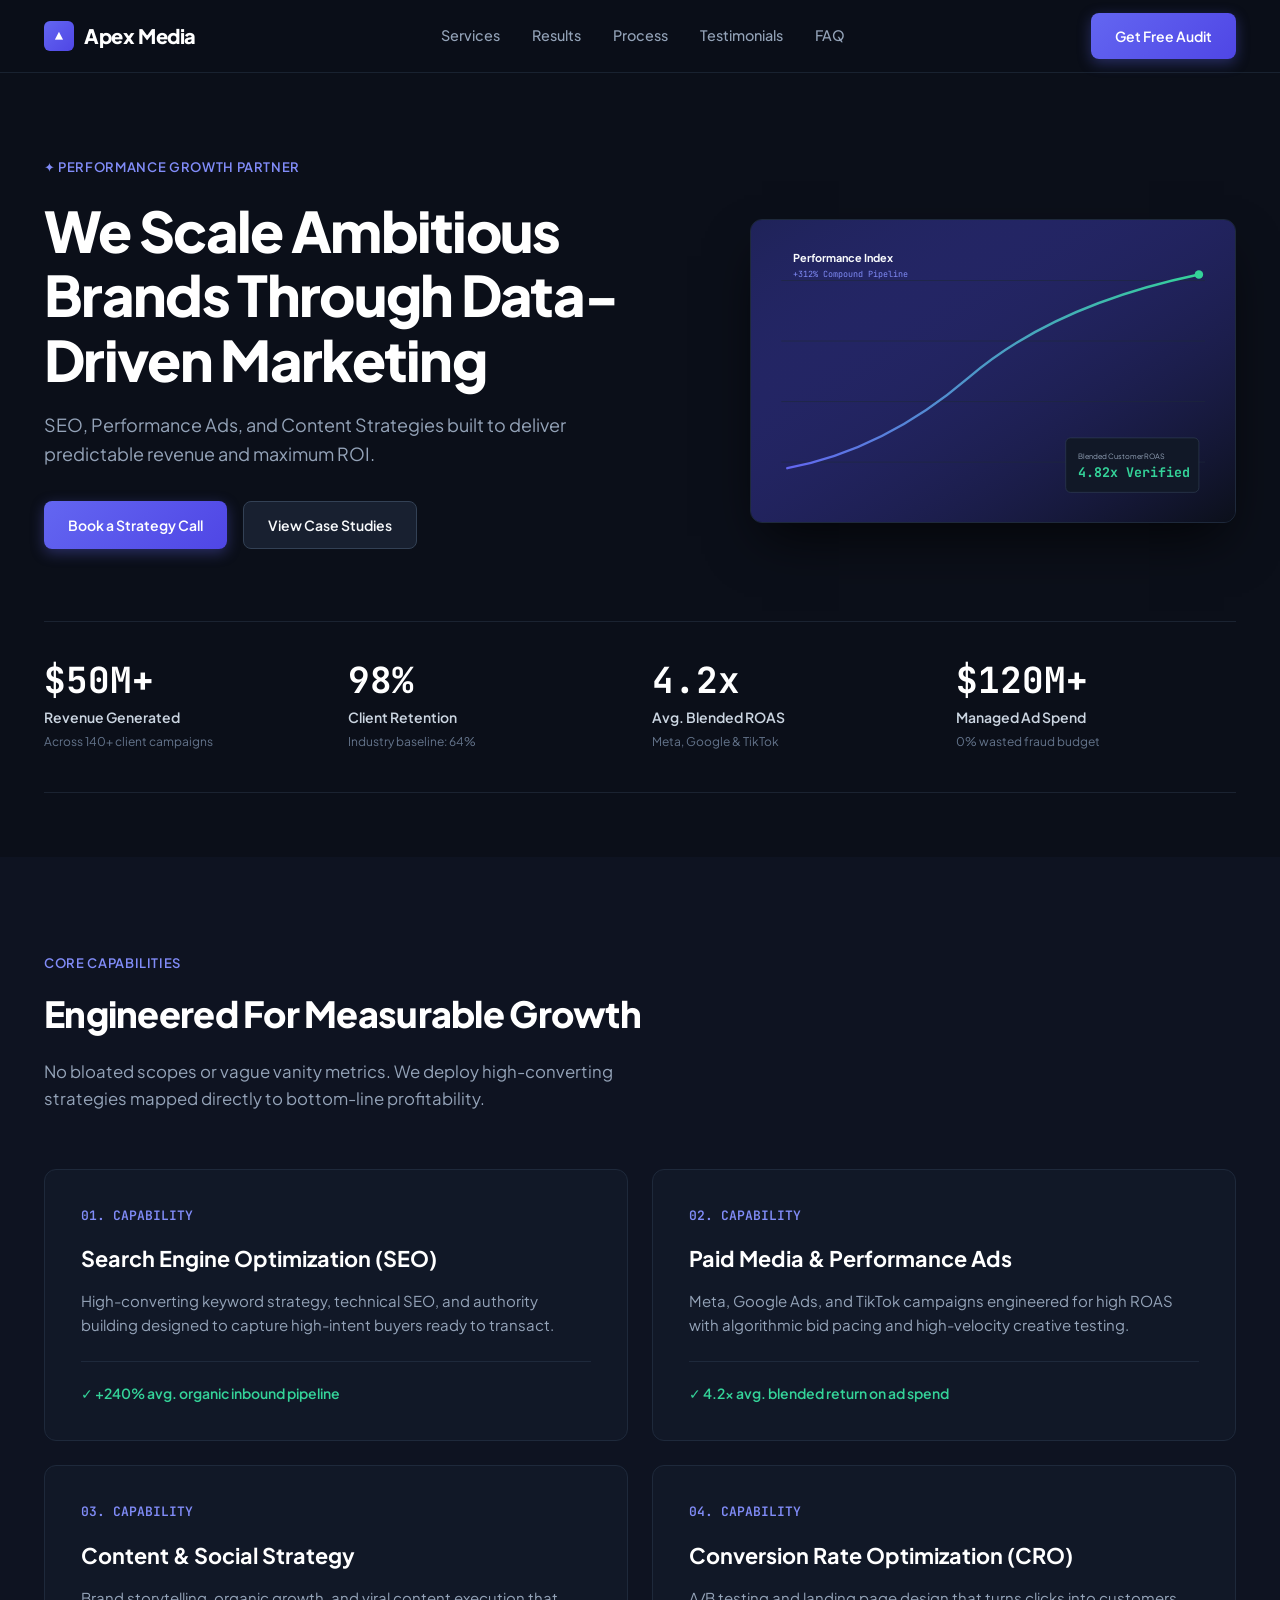
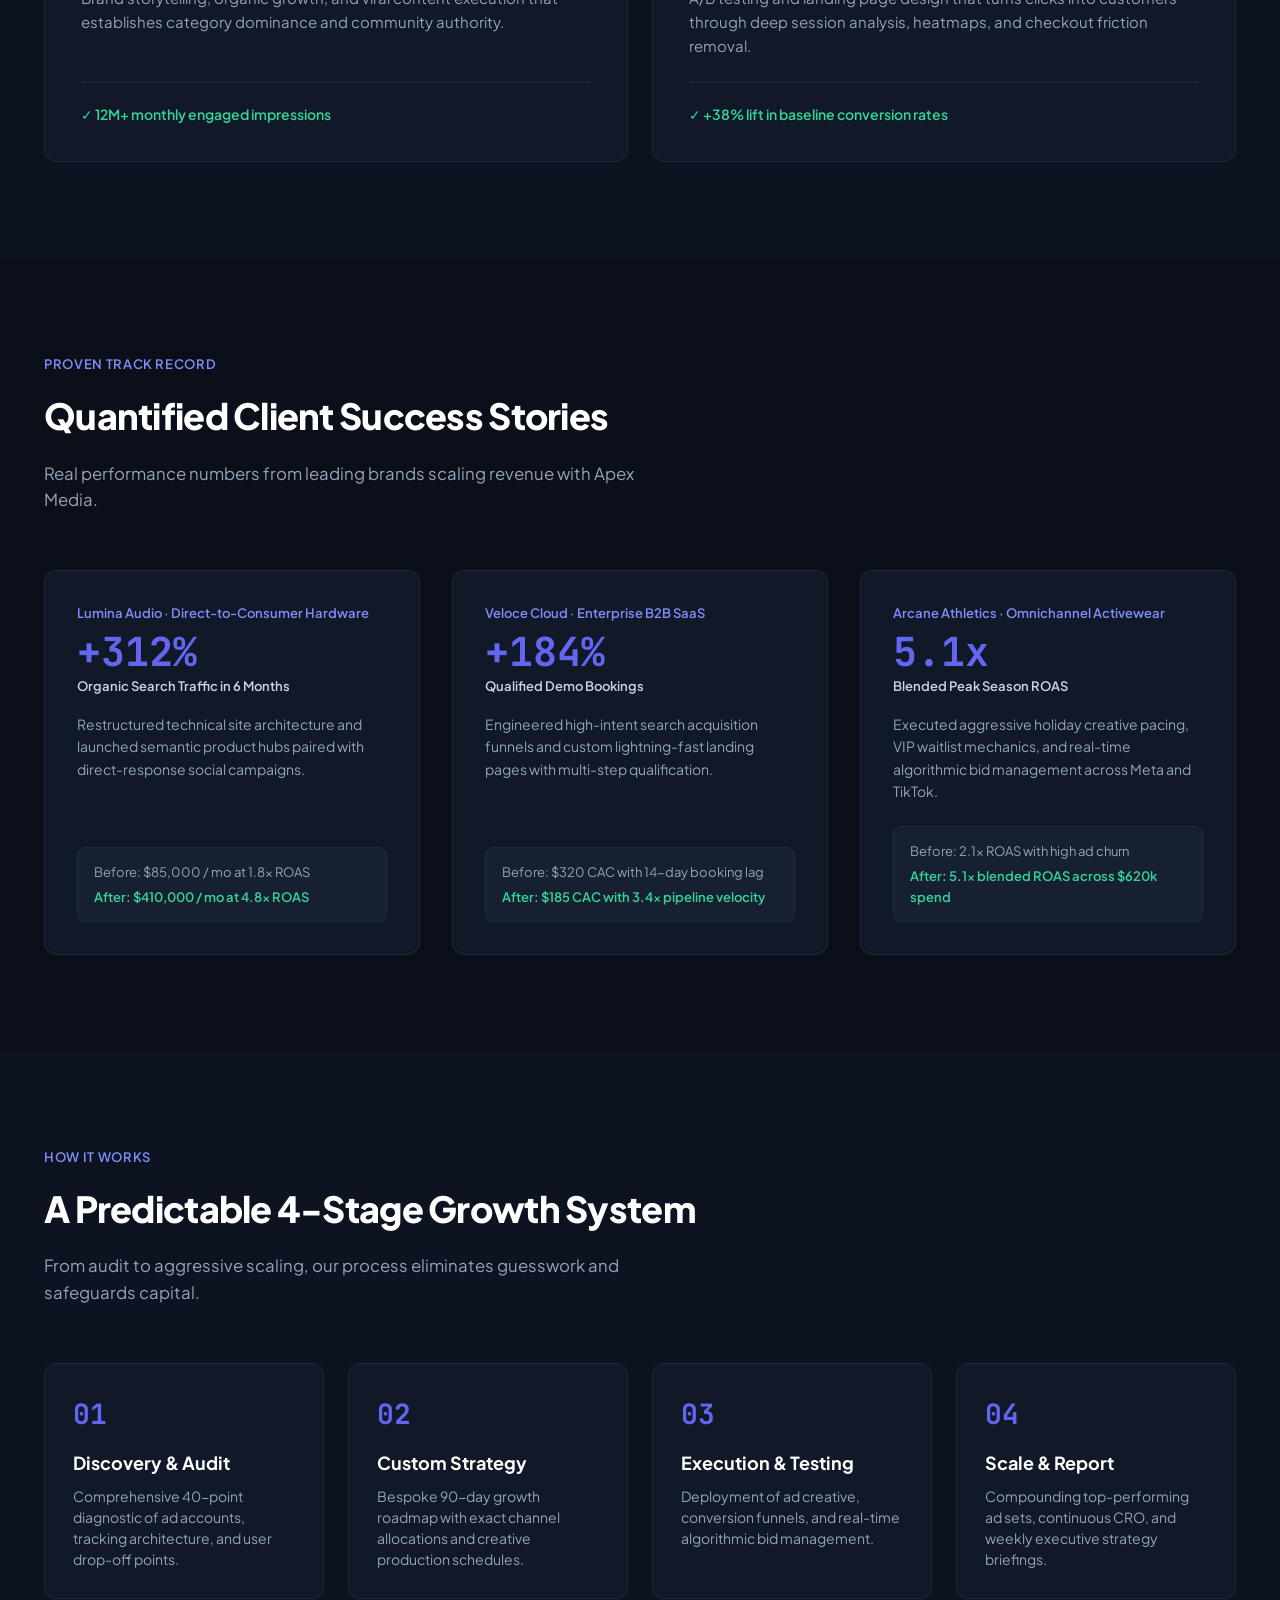
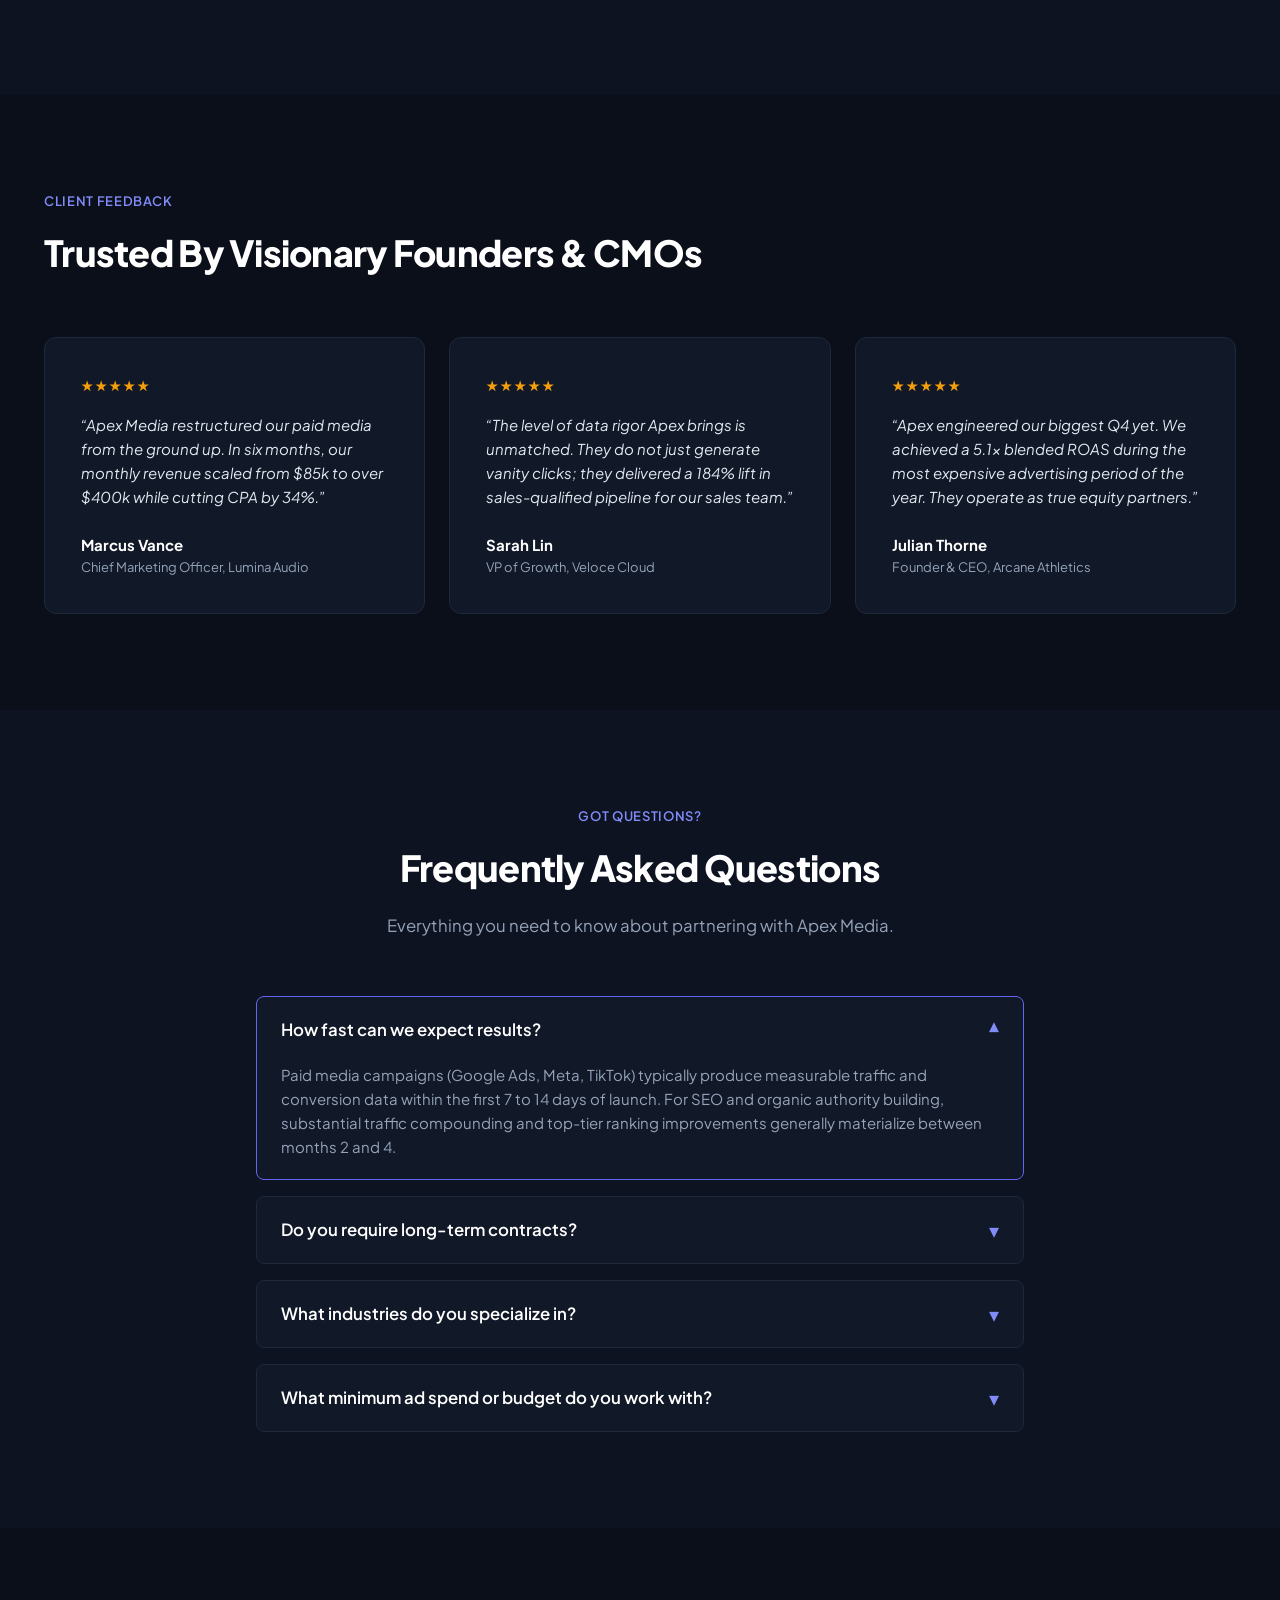
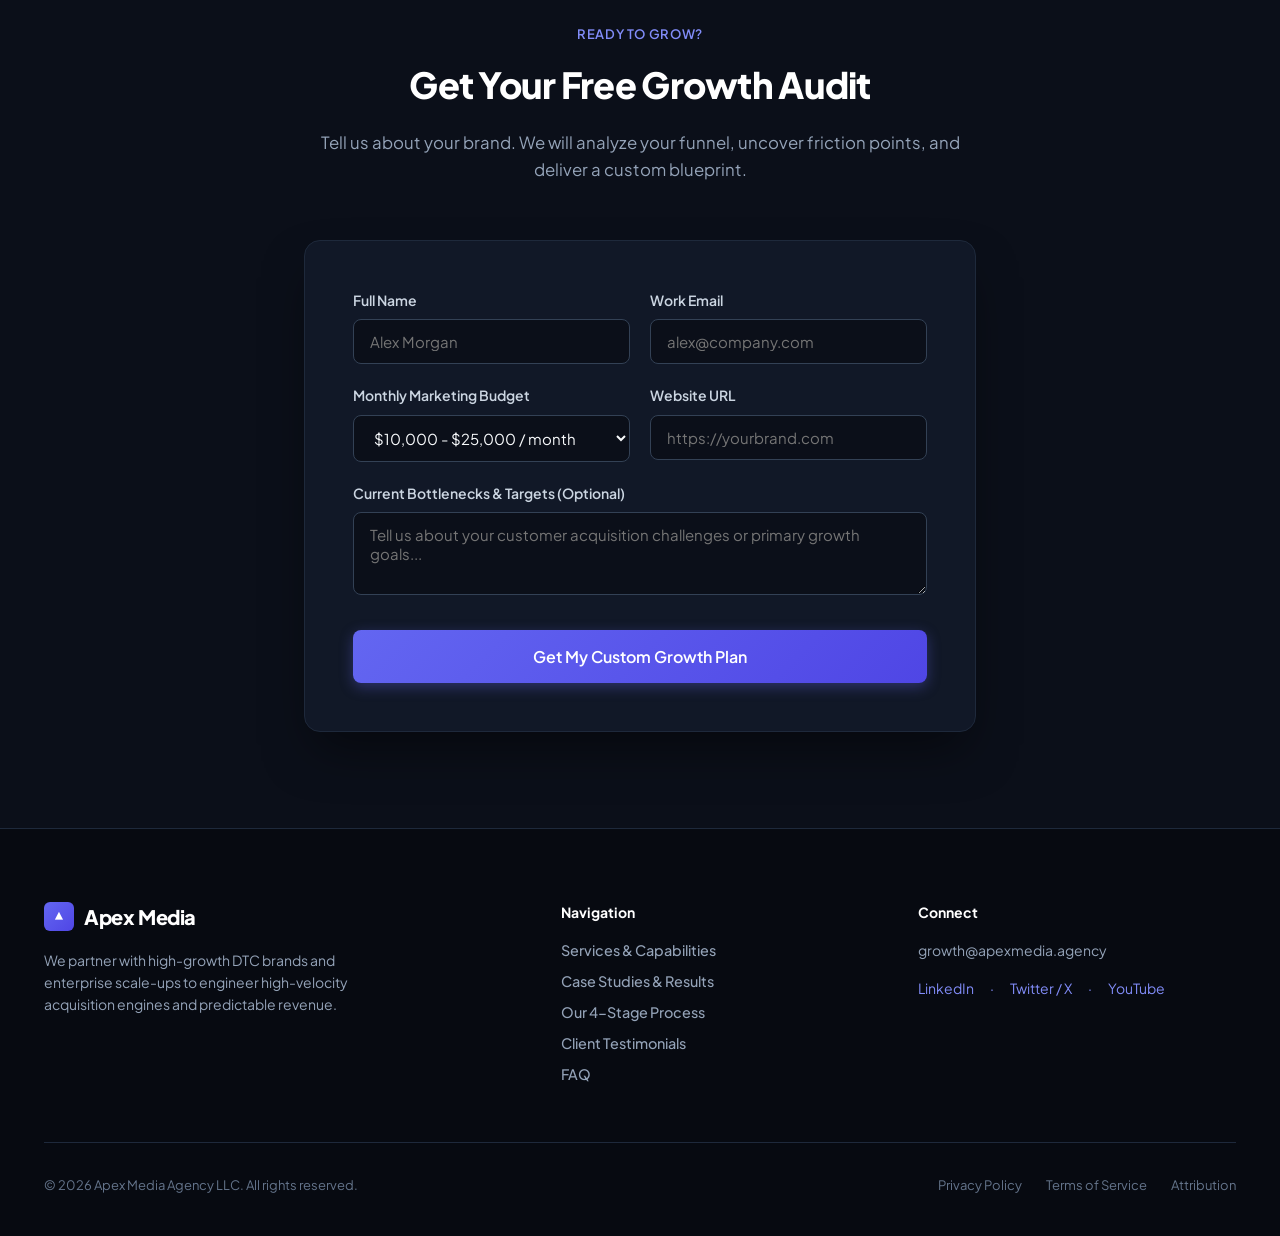
<file: public/apex-media.html>
<!DOCTYPE html>
<html lang="en">
<head>
  <meta charset="UTF-8">
  <meta name="viewport" content="width=device-width, initial-scale=1.0">
  <title>Apex Media | Scale Ambitious Brands Through Data-Driven Marketing</title>
  <meta name="description" content="Apex Media is a premier digital marketing agency scaling ambitious brands through SEO, Paid Media, Content Strategy, and CRO.">
  <link rel="preconnect" href="https://fonts.googleapis.com">
  <link rel="preconnect" href="https://fonts.gstatic.com" crossorigin>
  <link href="https://fonts.googleapis.com/css2?family=Plus+Jakarta+Sans:wght@400;500;600;700;800&family=JetBrains+Mono:wght@500;600&display=swap" rel="stylesheet">
  <style>
    /* ----------------------------------------------------
       CSS RESET & BASE CONFIGURATION
    ---------------------------------------------------- */
    *, *::before, *::after {
      box-sizing: border-box;
      margin: 0;
      padding: 0;
    }
    html {
      scroll-behavior: smooth;
      font-family: 'Plus Jakarta Sans', system-ui, -apple-system, BlinkMacSystemFont, 'Segoe UI', Roboto, sans-serif;
      background-color: #0B0F19;
      color: #F8FAFC;
    }
    body {
      line-height: 1.6;
      overflow-x: hidden;
      -webkit-font-smoothing: antialiased;
    }
    a {
      color: inherit;
      text-decoration: none;
    }
    button, input, select, textarea {
      font-family: inherit;
    }
    .container {
      width: 100%;
      max-width: 1240px;
      margin: 0 auto;
      padding: 0 1.5rem;
    }
    
    /* ----------------------------------------------------
       BUTTONS & INTERACTIVE ELEMENTS
    ---------------------------------------------------- */
    .btn-primary {
      display: inline-flex;
      align-items: center;
      justify-content: center;
      gap: 0.5rem;
      background: linear-gradient(135deg, #6366F1, #4F46E5);
      color: #FFFFFF;
      font-weight: 600;
      font-size: 0.875rem;
      padding: 0.75rem 1.5rem;
      border-radius: 0.5rem;
      border: none;
      cursor: pointer;
      transition: all 0.2s ease;
      box-shadow: 0 4px 14px 0 rgba(99, 102, 241, 0.35);
      white-space: nowrap;
    }
    .btn-primary:hover {
      transform: translateY(-1px);
      box-shadow: 0 6px 20px 0 rgba(99, 102, 241, 0.45);
      filter: brightness(1.08);
    }
    .btn-secondary {
      display: inline-flex;
      align-items: center;
      justify-content: center;
      gap: 0.5rem;
      background: rgba(30, 41, 59, 0.7);
      color: #F8FAFC;
      font-weight: 600;
      font-size: 0.875rem;
      padding: 0.75rem 1.5rem;
      border-radius: 0.5rem;
      border: 1px solid #334155;
      cursor: pointer;
      transition: all 0.2s ease;
      white-space: nowrap;
    }
    .btn-secondary:hover {
      background: #1E293B;
      border-color: #475569;
    }

    /* ----------------------------------------------------
       HEADER & NAVIGATION (3-ZONE CONTRACT)
    ---------------------------------------------------- */
    .site-header {
      position: sticky;
      top: 0;
      z-index: 50;
      background: rgba(11, 15, 25, 0.9);
      backdrop-filter: blur(12px);
      border-bottom: 1px solid rgba(51, 65, 85, 0.4);
    }
    .nav-wrapper {
      display: flex;
      align-items: center;
      justify-content: space-between;
      height: 4.5rem;
      gap: 2rem;
    }
    .brand-wordmark {
      display: flex;
      align-items: center;
      gap: 0.65rem;
      font-weight: 800;
      font-size: 1.25rem;
      letter-spacing: -0.02em;
      color: #FFFFFF;
      white-space: nowrap;
      flex-shrink: 0;
    }
    .brand-icon {
      width: 1.85rem;
      height: 1.85rem;
      background: linear-gradient(135deg, #6366F1, #4F46E5);
      border-radius: 0.375rem;
      display: flex;
      align-items: center;
      justify-content: center;
      color: white;
      font-size: 0.875rem;
      font-family: monospace;
    }
    .desktop-nav {
      display: none;
      align-items: center;
      gap: 2rem;
    }
    @media (min-width: 860px) {
      .desktop-nav {
        display: flex;
      }
    }
    .nav-link {
      font-size: 0.9rem;
      font-weight: 500;
      color: #94A3B8;
      transition: color 0.15s ease;
      white-space: nowrap;
      flex-shrink: 0;
    }
    .nav-link:hover {
      color: #FFFFFF;
    }
    .mobile-menu-btn {
      display: flex;
      align-items: center;
      justify-content: center;
      background: transparent;
      border: 1px solid #334155;
      border-radius: 0.375rem;
      padding: 0.5rem;
      color: #F8FAFC;
      cursor: pointer;
    }
    @media (min-width: 860px) {
      .mobile-menu-btn {
        display: none;
      }
    }
    .mobile-drawer {
      display: none;
      flex-direction: column;
      background: #0E1422;
      border-bottom: 1px solid #1E293B;
      padding: 1.5rem;
      gap: 1rem;
    }
    .mobile-drawer.open {
      display: flex;
    }

    /* ----------------------------------------------------
       HERO SECTION
    ---------------------------------------------------- */
    .hero-section {
      padding: 5rem 0 4rem;
      position: relative;
    }
    .hero-grid {
      display: grid;
      grid-template-columns: 1fr;
      gap: 3rem;
      align-items: center;
    }
    @media (min-width: 960px) {
      .hero-grid {
        grid-template-columns: 1.15fr 0.85fr;
      }
    }
    .hero-badge {
      display: inline-flex;
      align-items: center;
      gap: 0.5rem;
      font-size: 0.8125rem;
      font-weight: 600;
      color: #818CF8;
      margin-bottom: 1.25rem;
      letter-spacing: 0.05em;
      text-transform: uppercase;
    }
    .hero-title {
      font-size: 2.25rem;
      font-weight: 800;
      line-height: 1.15;
      letter-spacing: -0.03em;
      color: #FFFFFF;
      margin-bottom: 1.25rem;
      text-wrap: balance;
    }
    @media (min-width: 768px) {
      .hero-title {
        font-size: 3.5rem;
      }
    }
    .hero-desc {
      font-size: 1.125rem;
      color: #94A3B8;
      margin-bottom: 2rem;
      max-width: 36rem;
      line-height: 1.6;
    }
    .hero-actions {
      display: flex;
      flex-wrap: wrap;
      gap: 1rem;
      margin-bottom: 2.5rem;
    }
    .hero-img-wrap {
      border-radius: 0.75rem;
      overflow: hidden;
      border: 1px solid #1E293B;
      position: relative;
      box-shadow: 0 25px 50px -12px rgba(0,0,0,0.7);
      background: #111827;
    }
    .hero-img-wrap img {
      width: 100%;
      height: auto;
      display: block;
      object-fit: cover;
      aspect-ratio: 16/10;
    }

    /* ----------------------------------------------------
       METRIC BAR (TABULAR STATS)
    ---------------------------------------------------- */
    .stats-strip {
      display: grid;
      grid-template-columns: repeat(2, 1fr);
      gap: 1.5rem;
      padding: 2.5rem 0;
      border-top: 1px solid rgba(51, 65, 85, 0.4);
      border-bottom: 1px solid rgba(51, 65, 85, 0.4);
      margin-top: 2rem;
    }
    @media (min-width: 768px) {
      .stats-strip {
        grid-template-columns: repeat(4, 1fr);
      }
    }
    .stat-number {
      font-family: 'JetBrains Mono', monospace;
      font-size: 2.25rem;
      font-weight: 700;
      color: #FFFFFF;
      font-variant-numeric: tabular-nums;
      line-height: 1;
    }
    .stat-label {
      font-size: 0.875rem;
      font-weight: 600;
      color: #CBD5E1;
      margin-top: 0.5rem;
    }
    .stat-sub {
      font-size: 0.75rem;
      color: #64748B;
      margin-top: 0.25rem;
    }

    /* ----------------------------------------------------
       SECTION HEADINGS
    ---------------------------------------------------- */
    .section-wrap {
      padding: 6rem 0;
    }
    .section-header {
      margin-bottom: 3.5rem;
    }
    .section-kicker {
      font-size: 0.8125rem;
      font-weight: 600;
      text-transform: uppercase;
      letter-spacing: 0.05em;
      color: #818CF8;
      margin-bottom: 0.75rem;
    }
    .section-title {
      font-size: 2.25rem;
      font-weight: 800;
      letter-spacing: -0.02em;
      color: #FFFFFF;
      margin-bottom: 1rem;
      text-wrap: balance;
    }
    .section-subtitle {
      font-size: 1.05rem;
      color: #94A3B8;
      max-width: 40rem;
      line-height: 1.6;
    }

    /* ----------------------------------------------------
       SERVICES CARDS
    ---------------------------------------------------- */
    .card-grid {
      display: grid;
      grid-template-columns: 1fr;
      gap: 1.5rem;
    }
    @media (min-width: 768px) {
      .card-grid {
        grid-template-columns: repeat(2, 1fr);
      }
    }
    .agency-card {
      background: #111827;
      border: 1px solid #1E293B;
      border-radius: 0.75rem;
      padding: 2.25rem;
      transition: transform 0.2s ease, border-color 0.2s ease;
      display: flex;
      flex-direction: column;
      justify-content: space-between;
    }
    .agency-card:hover {
      transform: translateY(-3px);
      border-color: #4F46E5;
    }
    .card-num {
      font-family: 'JetBrains Mono', monospace;
      font-size: 0.8125rem;
      font-weight: 600;
      color: #818CF8;
      margin-bottom: 1rem;
    }
    .card-title {
      font-size: 1.35rem;
      font-weight: 700;
      color: #FFFFFF;
      margin-bottom: 0.75rem;
    }
    .card-desc {
      font-size: 0.9375rem;
      color: #94A3B8;
      margin-bottom: 1.5rem;
      line-height: 1.6;
    }
    .card-outcome {
      font-size: 0.875rem;
      font-weight: 600;
      color: #34D399;
      display: flex;
      align-items: center;
      gap: 0.5rem;
      padding-top: 1.25rem;
      border-top: 1px solid #1E293B;
    }

    /* ----------------------------------------------------
       RESULTS / CASE STUDIES
    ---------------------------------------------------- */
    .case-grid {
      display: grid;
      grid-template-columns: 1fr;
      gap: 2rem;
    }
    @media (min-width: 900px) {
      .case-grid {
        grid-template-columns: repeat(3, 1fr);
      }
    }
    .case-card {
      background: #111827;
      border: 1px solid #1E293B;
      border-radius: 0.75rem;
      overflow: hidden;
      display: flex;
      flex-direction: column;
      transition: border-color 0.2s ease;
    }
    .case-card:hover {
      border-color: #334155;
    }
    .case-card-body {
      padding: 2rem;
      flex-grow: 1;
      display: flex;
      flex-direction: column;
    }
    .case-metric {
      font-family: 'JetBrains Mono', monospace;
      font-size: 2.5rem;
      font-weight: 700;
      color: #6366F1;
      line-height: 1;
      margin: 0.5rem 0 0.25rem;
    }
    .case-metric-label {
      font-size: 0.8125rem;
      font-weight: 600;
      color: #CBD5E1;
      margin-bottom: 1rem;
    }
    .case-meta {
      font-size: 0.8125rem;
      color: #818CF8;
      font-weight: 600;
    }
    .case-diff {
      background: rgba(30, 41, 59, 0.5);
      border-radius: 0.5rem;
      padding: 0.85rem 1rem;
      font-size: 0.8125rem;
      margin-top: auto;
      border: 1px solid #1E293B;
    }
    .case-diff span {
      display: block;
    }
    .case-diff-before {
      color: #94A3B8;
    }
    .case-diff-after {
      color: #34D399;
      font-weight: 600;
      margin-top: 0.25rem;
    }

    /* ----------------------------------------------------
       PROCESS TIMELINE
    ---------------------------------------------------- */
    .process-grid {
      display: grid;
      grid-template-columns: 1fr;
      gap: 1.5rem;
    }
    @media (min-width: 768px) {
      .process-grid {
        grid-template-columns: repeat(4, 1fr);
      }
    }
    .process-card {
      background: #111827;
      border: 1px solid #1E293B;
      border-radius: 0.75rem;
      padding: 1.75rem;
      position: relative;
    }
    .process-step {
      font-family: 'JetBrains Mono', monospace;
      font-size: 1.75rem;
      font-weight: 700;
      color: #6366F1;
      margin-bottom: 0.75rem;
    }
    .process-title {
      font-size: 1.125rem;
      font-weight: 700;
      color: #FFFFFF;
      margin-bottom: 0.5rem;
    }
    .process-desc {
      font-size: 0.875rem;
      color: #94A3B8;
      line-height: 1.5;
    }

    /* ----------------------------------------------------
       TESTIMONIALS
    ---------------------------------------------------- */
    .test-grid {
      display: grid;
      grid-template-columns: 1fr;
      gap: 1.5rem;
    }
    @media (min-width: 768px) {
      .test-grid {
        grid-template-columns: repeat(3, 1fr);
      }
    }
    .test-card {
      background: #111827;
      border: 1px solid #1E293B;
      border-radius: 0.75rem;
      padding: 2.25rem;
      display: flex;
      flex-direction: column;
      justify-content: space-between;
    }
    .test-stars {
      color: #F59E0B;
      margin-bottom: 1rem;
      font-size: 0.875rem;
      letter-spacing: 2px;
    }
    .test-quote {
      font-size: 0.9375rem;
      color: #E2E8F0;
      font-style: italic;
      margin-bottom: 1.5rem;
      line-height: 1.6;
    }
    .test-author {
      display: flex;
      flex-direction: column;
    }
    .test-name {
      font-weight: 700;
      color: #FFFFFF;
      font-size: 0.9375rem;
    }
    .test-role {
      font-size: 0.8125rem;
      color: #94A3B8;
    }

    /* ----------------------------------------------------
       FAQ ACCORDION
    ---------------------------------------------------- */
    .faq-list {
      max-width: 48rem;
      margin: 0 auto;
      display: flex;
      flex-direction: column;
      gap: 1rem;
    }
    .faq-item {
      background: #111827;
      border: 1px solid #1E293B;
      border-radius: 0.5rem;
      overflow: hidden;
      transition: border-color 0.2s;
    }
    .faq-item.active {
      border-color: #6366F1;
    }
    .faq-question {
      width: 100%;
      display: flex;
      align-items: center;
      justify-content: space-between;
      padding: 1.25rem 1.5rem;
      background: none;
      border: none;
      color: #FFFFFF;
      font-weight: 600;
      font-size: 1.05rem;
      text-align: left;
      cursor: pointer;
    }
    .faq-icon {
      font-size: 1.25rem;
      color: #818CF8;
      transition: transform 0.2s ease;
    }
    .faq-answer {
      padding: 0 1.5rem 1.25rem;
      color: #94A3B8;
      font-size: 0.9375rem;
      display: none;
      line-height: 1.6;
    }
    .faq-item.active .faq-answer {
      display: block;
    }
    .faq-item.active .faq-icon {
      transform: rotate(180deg);
    }

    /* ----------------------------------------------------
       CONTACT & AUDIT FORM
    ---------------------------------------------------- */
    .form-wrap {
      background: #111827;
      border: 1px solid #1E293B;
      border-radius: 1rem;
      padding: 2.5rem 1.75rem;
      max-width: 42rem;
      margin: 0 auto;
      box-shadow: 0 25px 50px -12px rgba(0,0,0,0.5);
    }
    @media (min-width: 640px) {
      .form-wrap {
        padding: 3rem;
      }
    }
    .form-group {
      margin-bottom: 1.25rem;
    }
    .form-label {
      display: block;
      font-size: 0.875rem;
      font-weight: 600;
      color: #CBD5E1;
      margin-bottom: 0.5rem;
    }
    .form-input, .form-select, .form-textarea {
      width: 100%;
      background: #0B0F19;
      border: 1px solid #334155;
      border-radius: 0.5rem;
      padding: 0.75rem 1rem;
      color: #F8FAFC;
      font-size: 0.9375rem;
      outline: none;
      transition: border-color 0.15s ease;
    }
    .form-input:focus, .form-select:focus, .form-textarea:focus {
      border-color: #6366F1;
      box-shadow: 0 0 0 2px rgba(99, 102, 241, 0.2);
    }
    .form-grid-2 {
      display: grid;
      grid-template-columns: 1fr;
      gap: 1.25rem;
    }
    @media (min-width: 640px) {
      .form-grid-2 {
        grid-template-columns: 1fr 1fr;
      }
    }
    .success-panel {
      text-align: center;
      padding: 2rem 1rem;
    }
    .success-icon {
      width: 3.5rem;
      height: 3.5rem;
      background: rgba(52, 211, 153, 0.15);
      color: #34D399;
      border-radius: 50%;
      display: inline-flex;
      align-items: center;
      justify-content: center;
      font-size: 1.75rem;
      margin-bottom: 1rem;
    }

    /* ----------------------------------------------------
       FOOTER
    ---------------------------------------------------- */
    .site-footer {
      border-top: 1px solid #1E293B;
      padding: 4.5rem 0 2.5rem;
      background: #070A11;
    }
    .footer-grid {
      display: grid;
      grid-template-columns: 1fr;
      gap: 2.5rem;
      margin-bottom: 3.5rem;
    }
    @media (min-width: 768px) {
      .footer-grid {
        grid-template-columns: 1.5fr 1fr 1fr;
      }
    }
    .footer-bottom {
      display: flex;
      flex-direction: column;
      align-items: center;
      justify-content: space-between;
      gap: 1rem;
      border-top: 1px solid #1E293B;
      padding-top: 2rem;
      font-size: 0.8125rem;
      color: #64748B;
    }
    @media (min-width: 640px) {
      .footer-bottom {
        flex-direction: row;
      }
    }
  </style>
</head>
<body>
  <!-- HEADER / NAVIGATION (Top Bar Contract: 3 Zones) -->
  <header class="site-header">
    <div class="container nav-wrapper">
      <a href="#" class="brand-wordmark">
        <span class="brand-icon">▲</span>
        Apex Media
      </a>
      <nav class="desktop-nav">
        <a href="#services" class="nav-link">Services</a>
        <a href="#results" class="nav-link">Results</a>
        <a href="#process" class="nav-link">Process</a>
        <a href="#testimonials" class="nav-link">Testimonials</a>
        <a href="#faq" class="nav-link">FAQ</a>
      </nav>
      <div style="display:flex;align-items:center;gap:1rem;">
        <a href="#contact" class="btn-primary">Get Free Audit</a>
        <button id="mobileToggle" class="mobile-menu-btn" aria-label="Toggle navigation menu" aria-expanded="false">☰</button>
      </div>
    </div>

    <!-- Mobile Drawer -->
    <div id="mobileDrawer" class="mobile-drawer">
      <a href="#services" class="nav-link">Services</a>
      <a href="#results" class="nav-link">Results</a>
      <a href="#process" class="nav-link">Process</a>
      <a href="#testimonials" class="nav-link">Testimonials</a>
      <a href="#faq" class="nav-link">FAQ</a>
      <a href="#contact" class="btn-primary" style="margin-top:0.5rem;text-align:center;">Get Free Audit</a>
    </div>
  </header>

  <main>
    <!-- HERO SECTION -->
    <section class="hero-section">
      <div class="container">
        <div class="hero-grid">
          <div>
            <div class="hero-badge">✦ Performance Growth Partner</div>
            <h1 class="hero-title">We Scale Ambitious Brands Through Data-Driven Marketing</h1>
            <p class="hero-desc">SEO, Performance Ads, and Content Strategies built to deliver predictable revenue and maximum ROI.</p>
            <div class="hero-actions">
              <a href="#contact" class="btn-primary">Book a Strategy Call</a>
              <a href="#results" class="btn-secondary">View Case Studies</a>
            </div>
          </div>
          <div class="hero-img-wrap">
            <svg viewBox="0 0 800 500" width="100%" height="auto" xmlns="http://www.w3.org/2000/svg" style="background:#0F172A;display:block;">
              <defs>
                <linearGradient id="gridGrad" x1="0" y1="0" x2="1" y2="1">
                  <stop offset="0%" stop-color="#4F46E5" stop-opacity="0.25"/>
                  <stop offset="100%" stop-color="#0B0F19" stop-opacity="0.95"/>
                </linearGradient>
                <linearGradient id="lineGrad" x1="0" y1="0" x2="1" y2="0">
                  <stop offset="0%" stop-color="#6366F1"/>
                  <stop offset="100%" stop-color="#34D399"/>
                </linearGradient>
              </defs>
              <rect width="100%" height="100%" fill="url(#gridGrad)"/>
              <g stroke="#1E293B" stroke-width="1">
                <line x1="50" y1="100" x2="750" y2="100"/>
                <line x1="50" y1="200" x2="750" y2="200"/>
                <line x1="50" y1="300" x2="750" y2="300"/>
                <line x1="50" y1="400" x2="750" y2="400"/>
              </g>
              <path d="M 60 410 Q 220 380, 360 260 T 740 90" fill="none" stroke="url(#lineGrad)" stroke-width="4" stroke-linecap="round"/>
              <circle cx="740" cy="90" r="7" fill="#34D399"/>
              <text x="70" y="70" fill="#F8FAFC" font-family="'Plus Jakarta Sans', sans-serif" font-weight="700" font-size="18">Performance Index</text>
              <text x="70" y="95" fill="#818CF8" font-family="'JetBrains Mono', monospace" font-size="14">+312% Compound Pipeline</text>
              <rect x="520" y="360" width="220" height="90" rx="8" fill="#111827" stroke="#334155"/>
              <text x="540" y="395" fill="#94A3B8" font-size="12">Blended Customer ROAS</text>
              <text x="540" y="425" fill="#34D399" font-family="'JetBrains Mono', monospace" font-weight="700" font-size="22">4.82x Verified</text>
            </svg>
          </div>
        </div>

        <!-- STATS STRIP -->
        <div class="stats-strip">
          <div>
            <div class="stat-number">$50M+</div>
            <div class="stat-label">Revenue Generated</div>
            <div class="stat-sub">Across 140+ client campaigns</div>
          </div>
          <div>
            <div class="stat-number">98%</div>
            <div class="stat-label">Client Retention</div>
            <div class="stat-sub">Industry baseline: 64%</div>
          </div>
          <div>
            <div class="stat-number">4.2x</div>
            <div class="stat-label">Avg. Blended ROAS</div>
            <div class="stat-sub">Meta, Google &amp; TikTok</div>
          </div>
          <div>
            <div class="stat-number">$120M+</div>
            <div class="stat-label">Managed Ad Spend</div>
            <div class="stat-sub">0% wasted fraud budget</div>
          </div>
        </div>
      </div>
    </section>

    <!-- SERVICES SECTION -->
    <section id="services" class="section-wrap" style="background:#0E1321;">
      <div class="container">
        <div class="section-header">
          <div class="section-kicker">Core Capabilities</div>
          <h2 class="section-title">Engineered For Measurable Growth</h2>
          <p class="section-subtitle">No bloated scopes or vague vanity metrics. We deploy high-converting strategies mapped directly to bottom-line profitability.</p>
        </div>

        <div class="card-grid">
          <div class="agency-card">
            <div>
              <div class="card-num">01. CAPABILITY</div>
              <h3 class="card-title">Search Engine Optimization (SEO)</h3>
              <p class="card-desc">High-converting keyword strategy, technical SEO, and authority building designed to capture high-intent buyers ready to transact.</p>
            </div>
            <div class="card-outcome">✓ +240% avg. organic inbound pipeline</div>
          </div>

          <div class="agency-card">
            <div>
              <div class="card-num">02. CAPABILITY</div>
              <h3 class="card-title">Paid Media &amp; Performance Ads</h3>
              <p class="card-desc">Meta, Google Ads, and TikTok campaigns engineered for high ROAS with algorithmic bid pacing and high-velocity creative testing.</p>
            </div>
            <div class="card-outcome">✓ 4.2x avg. blended return on ad spend</div>
          </div>

          <div class="agency-card">
            <div>
              <div class="card-num">03. CAPABILITY</div>
              <h3 class="card-title">Content &amp; Social Strategy</h3>
              <p class="card-desc">Brand storytelling, organic growth, and viral content execution that establishes category dominance and community authority.</p>
            </div>
            <div class="card-outcome">✓ 12M+ monthly engaged impressions</div>
          </div>

          <div class="agency-card">
            <div>
              <div class="card-num">04. CAPABILITY</div>
              <h3 class="card-title">Conversion Rate Optimization (CRO)</h3>
              <p class="card-desc">A/B testing and landing page design that turns clicks into customers through deep session analysis, heatmaps, and checkout friction removal.</p>
            </div>
            <div class="card-outcome">✓ +38% lift in baseline conversion rates</div>
          </div>
        </div>
      </div>
    </section>

    <!-- RESULTS / CASE STUDIES SECTION -->
    <section id="results" class="section-wrap">
      <div class="container">
        <div class="section-header">
          <div class="section-kicker">Proven Track Record</div>
          <h2 class="section-title">Quantified Client Success Stories</h2>
          <p class="section-subtitle">Real performance numbers from leading brands scaling revenue with Apex Media.</p>
        </div>

        <div class="case-grid">
          <div class="case-card">
            <div class="case-card-body">
              <div class="case-meta">Lumina Audio · Direct-to-Consumer Hardware</div>
              <div class="case-metric">+312%</div>
              <div class="case-metric-label">Organic Search Traffic in 6 Months</div>
              <p style="font-size:0.875rem;color:#94A3B8;margin-bottom:1.5rem;">Restructured technical site architecture and launched semantic product hubs paired with direct-response social campaigns.</p>
              <div class="case-diff">
                <span class="case-diff-before">Before: $85,000 / mo at 1.8x ROAS</span>
                <span class="case-diff-after">After: $410,000 / mo at 4.8x ROAS</span>
              </div>
            </div>
          </div>

          <div class="case-card">
            <div class="case-card-body">
              <div class="case-meta">Veloce Cloud · Enterprise B2B SaaS</div>
              <div class="case-metric">+184%</div>
              <div class="case-metric-label">Qualified Demo Bookings</div>
              <p style="font-size:0.875rem;color:#94A3B8;margin-bottom:1.5rem;">Engineered high-intent search acquisition funnels and custom lightning-fast landing pages with multi-step qualification.</p>
              <div class="case-diff">
                <span class="case-diff-before">Before: $320 CAC with 14-day booking lag</span>
                <span class="case-diff-after">After: $185 CAC with 3.4x pipeline velocity</span>
              </div>
            </div>
          </div>

          <div class="case-card">
            <div class="case-card-body">
              <div class="case-meta">Arcane Athletics · Omnichannel Activewear</div>
              <div class="case-metric">5.1x</div>
              <div class="case-metric-label">Blended Peak Season ROAS</div>
              <p style="font-size:0.875rem;color:#94A3B8;margin-bottom:1.5rem;">Executed aggressive holiday creative pacing, VIP waitlist mechanics, and real-time algorithmic bid management across Meta and TikTok.</p>
              <div class="case-diff">
                <span class="case-diff-before">Before: 2.1x ROAS with high ad churn</span>
                <span class="case-diff-after">After: 5.1x blended ROAS across $620k spend</span>
              </div>
            </div>
          </div>
        </div>
      </div>
    </section>

    <!-- PROCESS SECTION -->
    <section id="process" class="section-wrap" style="background:#0E1321;">
      <div class="container">
        <div class="section-header">
          <div class="section-kicker">How It Works</div>
          <h2 class="section-title">A Predictable 4-Stage Growth System</h2>
          <p class="section-subtitle">From audit to aggressive scaling, our process eliminates guesswork and safeguards capital.</p>
        </div>

        <div class="process-grid">
          <div class="process-card">
            <div class="process-step">01</div>
            <h3 class="process-title">Discovery &amp; Audit</h3>
            <p class="process-desc">Comprehensive 40-point diagnostic of ad accounts, tracking architecture, and user drop-off points.</p>
          </div>
          <div class="process-card">
            <div class="process-step">02</div>
            <h3 class="process-title">Custom Strategy</h3>
            <p class="process-desc">Bespoke 90-day growth roadmap with exact channel allocations and creative production schedules.</p>
          </div>
          <div class="process-card">
            <div class="process-step">03</div>
            <h3 class="process-title">Execution &amp; Testing</h3>
            <p class="process-desc">Deployment of ad creative, conversion funnels, and real-time algorithmic bid management.</p>
          </div>
          <div class="process-card">
            <div class="process-step">04</div>
            <h3 class="process-title">Scale &amp; Report</h3>
            <p class="process-desc">Compounding top-performing ad sets, continuous CRO, and weekly executive strategy briefings.</p>
          </div>
        </div>
      </div>
    </section>

    <!-- TESTIMONIALS SECTION -->
    <section id="testimonials" class="section-wrap">
      <div class="container">
        <div class="section-header">
          <div class="section-kicker">Client Feedback</div>
          <h2 class="section-title">Trusted By Visionary Founders &amp; CMOs</h2>
        </div>

        <div class="test-grid">
          <div class="test-card">
            <div class="test-stars">★★★★★</div>
            <p class="test-quote">&ldquo;Apex Media restructured our paid media from the ground up. In six months, our monthly revenue scaled from $85k to over $400k while cutting CPA by 34%.&rdquo;</p>
            <div class="test-author">
              <span class="test-name">Marcus Vance</span>
              <span class="test-role">Chief Marketing Officer, Lumina Audio</span>
            </div>
          </div>
          <div class="test-card">
            <div class="test-stars">★★★★★</div>
            <p class="test-quote">&ldquo;The level of data rigor Apex brings is unmatched. They do not just generate vanity clicks; they delivered a 184% lift in sales-qualified pipeline for our sales team.&rdquo;</p>
            <div class="test-author">
              <span class="test-name">Sarah Lin</span>
              <span class="test-role">VP of Growth, Veloce Cloud</span>
            </div>
          </div>
          <div class="test-card">
            <div class="test-stars">★★★★★</div>
            <p class="test-quote">&ldquo;Apex engineered our biggest Q4 yet. We achieved a 5.1x blended ROAS during the most expensive advertising period of the year. They operate as true equity partners.&rdquo;</p>
            <div class="test-author">
              <span class="test-name">Julian Thorne</span>
              <span class="test-role">Founder &amp; CEO, Arcane Athletics</span>
            </div>
          </div>
        </div>
      </div>
    </section>

    <!-- FAQ SECTION -->
    <section id="faq" class="section-wrap" style="background:#0E1321;">
      <div class="container">
        <div class="section-header" style="text-align:center;">
          <div class="section-kicker">Got Questions?</div>
          <h2 class="section-title">Frequently Asked Questions</h2>
          <p class="section-subtitle" style="margin: 0 auto;">Everything you need to know about partnering with Apex Media.</p>
        </div>

        <div class="faq-list">
          <div class="faq-item active">
            <button class="faq-question" aria-expanded="true">
              <span>How fast can we expect results?</span>
              <span class="faq-icon">▾</span>
            </button>
            <div class="faq-answer">
              Paid media campaigns (Google Ads, Meta, TikTok) typically produce measurable traffic and conversion data within the first 7 to 14 days of launch. For SEO and organic authority building, substantial traffic compounding and top-tier ranking improvements generally materialize between months 2 and 4.
            </div>
          </div>

          <div class="faq-item">
            <button class="faq-question" aria-expanded="false">
              <span>Do you require long-term contracts?</span>
              <span class="faq-icon">▾</span>
            </button>
            <div class="faq-answer">
              No. We operate on month-to-month performance retainers after an initial 90-day sprint. We believe client retention should be earned through consistent ROI, not restrictive legal lock-ins. Our 98% client retention rate is a direct result of this philosophy.
            </div>
          </div>

          <div class="faq-item">
            <button class="faq-question" aria-expanded="false">
              <span>What industries do you specialize in?</span>
              <span class="faq-icon">▾</span>
            </button>
            <div class="faq-answer">
              We specialize primarily in high-growth Direct-to-Consumer (DTC) brands, B2B SaaS platforms, and technology-driven professional service companies. Our performance frameworks are engineered specifically for businesses looking to scale past $1M to $25M+ in annual revenue.
            </div>
          </div>

          <div class="faq-item">
            <button class="faq-question" aria-expanded="false">
              <span>What minimum ad spend or budget do you work with?</span>
              <span class="faq-icon">▾</span>
            </button>
            <div class="faq-answer">
              To ensure statistical significance during testing and generate predictable returns, our minimum recommended paid media spend is $5,000/month. However, for specialized SEO or conversion rate optimization sprints, we evaluate accounts individually during the initial audit.
            </div>
          </div>
        </div>
      </div>
    </section>

    <!-- CONTACT / LEAD GENERATION FORM -->
    <section id="contact" class="section-wrap">
      <div class="container">
        <div class="section-header" style="text-align:center;">
          <div class="section-kicker">Ready To Grow?</div>
          <h2 class="section-title">Get Your Free Growth Audit</h2>
          <p class="section-subtitle" style="margin: 0 auto;">Tell us about your brand. We will analyze your funnel, uncover friction points, and deliver a custom blueprint.</p>
        </div>

        <div class="form-wrap">
          <form id="auditForm">
            <div class="form-grid-2">
              <div class="form-group">
                <label class="form-label" for="fullName">Full Name</label>
                <input class="form-input" type="text" id="fullName" name="fullName" placeholder="Alex Morgan" required>
              </div>
              <div class="form-group">
                <label class="form-label" for="workEmail">Work Email</label>
                <input class="form-input" type="email" id="workEmail" name="workEmail" placeholder="alex@company.com" required>
              </div>
            </div>

            <div class="form-grid-2">
              <div class="form-group">
                <label class="form-label" for="budget">Monthly Marketing Budget</label>
                <select class="form-select" id="budget" name="budget">
                  <option value="<$5k">&lt;$5,000 / month</option>
                  <option value="$5k-$10k">$5,000 - $10,000 / month</option>
                  <option value="$10k-$25k" selected>$10,000 - $25,000 / month</option>
                  <option value="$25k+">$25,000+ / month</option>
                </select>
              </div>
              <div class="form-group">
                <label class="form-label" for="websiteUrl">Website URL</label>
                <input class="form-input" type="text" id="websiteUrl" name="websiteUrl" placeholder="https://yourbrand.com" required>
              </div>
            </div>

            <div class="form-group">
              <label class="form-label" for="message">Current Bottlenecks &amp; Targets (Optional)</label>
              <textarea class="form-textarea" id="message" name="message" rows="3" placeholder="Tell us about your customer acquisition challenges or primary growth goals..."></textarea>
            </div>

            <button type="submit" class="btn-primary" style="width:100%;padding:1rem;font-size:1rem;margin-top:0.5rem;">
              Get My Custom Growth Plan
            </button>
          </form>

          <div id="formSuccess" class="success-panel" style="display:none;">
            <div class="success-icon">✓</div>
            <h3 style="font-size:1.5rem;font-weight:700;color:#FFFFFF;margin-bottom:0.5rem;">Audit Request Received</h3>
            <p style="color:#94A3B8;font-size:0.9375rem;max-width:28rem;margin:0 auto 1.5rem;">
              Our senior strategist has received your inquiry. We are conducting your initial funnel analysis and will email your custom growth blueprint within 24 hours.
            </p>
            <button id="resetFormBtn" class="btn-secondary" style="font-size:0.8125rem;">Submit Another Request</button>
          </div>
        </div>
      </div>
    </section>
  </main>

  <!-- FOOTER -->
  <footer class="site-footer">
    <div class="container">
      <div class="footer-grid">
        <div>
          <div class="brand-wordmark" style="margin-bottom:1rem;">
            <span class="brand-icon">▲</span>
            Apex Media
          </div>
          <p style="color:#94A3B8;font-size:0.875rem;max-width:22rem;line-height:1.6;">
            We partner with high-growth DTC brands and enterprise scale-ups to engineer high-velocity acquisition engines and predictable revenue.
          </p>
        </div>
        <div>
          <div style="font-weight:700;color:#FFFFFF;font-size:0.875rem;margin-bottom:1rem;">Navigation</div>
          <ul style="list-style:none;display:flex;flex-direction:column;gap:0.5rem;font-size:0.875rem;color:#94A3B8;">
            <li><a href="#services" class="nav-link">Services &amp; Capabilities</a></li>
            <li><a href="#results" class="nav-link">Case Studies &amp; Results</a></li>
            <li><a href="#process" class="nav-link">Our 4-Stage Process</a></li>
            <li><a href="#testimonials" class="nav-link">Client Testimonials</a></li>
            <li><a href="#faq" class="nav-link">FAQ</a></li>
          </ul>
        </div>
        <div>
          <div style="font-weight:700;color:#FFFFFF;font-size:0.875rem;margin-bottom:1rem;">Connect</div>
          <p style="font-size:0.875rem;color:#94A3B8;margin-bottom:1rem;">growth@apexmedia.agency</p>
          <div style="display:flex;gap:1rem;font-size:0.875rem;color:#818CF8;">
            <a href="#">LinkedIn</a> · <a href="#">Twitter / X</a> · <a href="#">YouTube</a>
          </div>
        </div>
      </div>

      <div class="footer-bottom">
        <div>&copy; 2026 Apex Media Agency LLC. All rights reserved.</div>
        <div style="display:flex;gap:1.5rem;">
          <a href="#" style="color:#64748B;">Privacy Policy</a>
          <a href="#" style="color:#64748B;">Terms of Service</a>
          <a href="#" style="color:#64748B;">Attribution</a>
        </div>
      </div>
    </div>
  </footer>

  <!-- SCRIPT -->
  <script>
    // Mobile navigation toggle
    const mobileToggle = document.getElementById('mobileToggle');
    const mobileDrawer = document.getElementById('mobileDrawer');
    if (mobileToggle && mobileDrawer) {
      mobileToggle.addEventListener('click', () => {
        const isOpen = mobileDrawer.classList.toggle('open');
        mobileToggle.setAttribute('aria-expanded', isOpen);
        mobileToggle.textContent = isOpen ? '✕' : '☰';
      });
      // Close mobile drawer when clicking any link
      mobileDrawer.querySelectorAll('a').forEach(link => {
        link.addEventListener('click', () => {
          mobileDrawer.classList.remove('open');
          mobileToggle.setAttribute('aria-expanded', false);
          mobileToggle.textContent = '☰';
        });
      });
    }

    // FAQ Accordion Logic
    document.querySelectorAll('.faq-question').forEach(button => {
      button.addEventListener('click', () => {
        const item = button.parentElement;
        const isActive = item.classList.contains('active');
        document.querySelectorAll('.faq-item').forEach(el => {
          el.classList.remove('active');
          const btn = el.querySelector('.faq-question');
          if (btn) btn.setAttribute('aria-expanded', 'false');
        });
        if (!isActive) {
          item.classList.add('active');
          button.setAttribute('aria-expanded', 'true');
        }
      });
    });

    // Form Submission & Interactive State
    const auditForm = document.getElementById('auditForm');
    const formSuccess = document.getElementById('formSuccess');
    const resetFormBtn = document.getElementById('resetFormBtn');

    if (auditForm) {
      auditForm.addEventListener('submit', (e) => {
        e.preventDefault();
        const submitBtn = auditForm.querySelector('button[type="submit"]');
        submitBtn.textContent = 'Generating Plan...';
        submitBtn.disabled = true;

        setTimeout(() => {
          auditForm.style.display = 'none';
          formSuccess.style.display = 'block';
        }, 800);
      });
    }

    if (resetFormBtn) {
      resetFormBtn.addEventListener('click', () => {
        auditForm.reset();
        const submitBtn = auditForm.querySelector('button[type="submit"]');
        submitBtn.textContent = 'Get My Custom Growth Plan';
        submitBtn.disabled = false;
        formSuccess.style.display = 'none';
        auditForm.style.display = 'block';
      });
    }
  </script>
</body>
</html>
</file>
